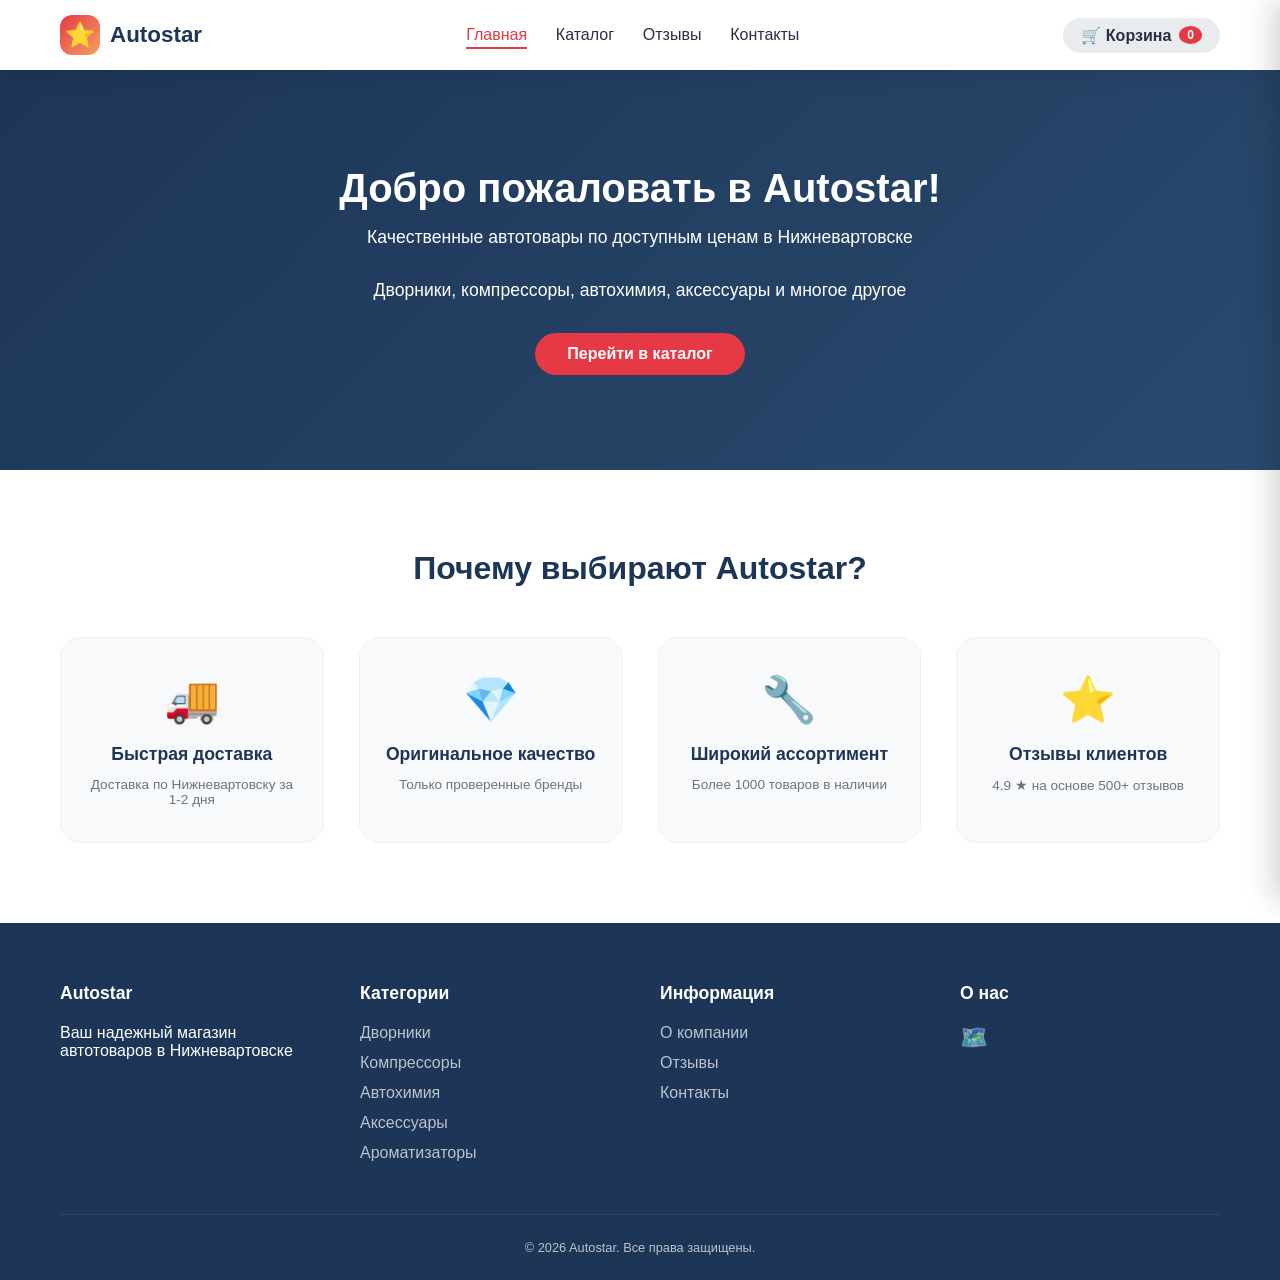
<file: index.html>
<!DOCTYPE html>
<html lang="ru">
<head>
    <meta charset="UTF-8">
    <meta name="viewport" content="width=device-width, initial-scale=1.0">
    <title>Autostar - Главная</title>
    <link rel="stylesheet" href="style.css">
</head>
<body>

<div class="header">
    <div class="header-container">
        <div class="logo">
            <div class="logo-icon">⭐</div>
            <div>
                <h1>Autostar</h1>
            </div>
        </div>
        <nav class="nav">
            <a href="index.html" class="active">Главная</a>
            <a href="catalog.html">Каталог</a>
            <a href="reviews.html">Отзывы</a>
            <a href="contacts.html">Контакты</a>
        </nav>
        <div class="cart-icon" id="cart-icon-btn">
            🛒 Корзина
            <span id="cart-count">0</span>
        </div>
    </div>
</div>

<section class="hero">
    <div class="hero-content">
        <h1>Добро пожаловать в Autostar!</h1>
        <p>Качественные автотовары по доступным ценам в Нижневартовске</p>
        <p class="hero-slogan">Дворники, компрессоры, автохимия, аксессуары и многое другое</p>
        <button class="btn-primary" onclick="location.href='catalog.html'">Перейти в каталог</button>
    </div>
</section>

<section class="advantages">
    <div class="container">
        <h2>Почему выбирают Autostar?</h2>
        <div class="advantages-grid">
            <div class="advantage-card">
                <div class="advantage-icon">🚚</div>
                <h3>Быстрая доставка</h3>
                <p>Доставка по Нижневартовску за 1-2 дня</p>
            </div>
            <div class="advantage-card">
                <div class="advantage-icon">💎</div>
                <h3>Оригинальное качество</h3>
                <p>Только проверенные бренды</p>
            </div>
            <div class="advantage-card">
                <div class="advantage-icon">🔧</div>
                <h3>Широкий ассортимент</h3>
                <p>Более 1000 товаров в наличии</p>
            </div>
            <div class="advantage-card">
                <div class="advantage-icon">⭐</div>
                <h3>Отзывы клиентов</h3>
                <p>4.9 ★ на основе 500+ отзывов</p>
            </div>
        </div>
    </div>
</section>

<!-- КОРЗИНА -->
<div class="cart-overlay" id="cart-overlay"></div>
<div class="cart-sidebar" id="cart-sidebar">
    <div class="cart-header">
        <h2>🛍️ Корзина</h2>
        <button class="close-cart" id="close-cart">&times;</button>
    </div>
    <div id="cart-items-list" class="cart-items">Корзина пуста</div>
    <div class="cart-footer">
        <div class="total">Итого: <span id="cart-total">0</span> ₽</div>
        <button id="clear-cart-btn" class="btn-secondary">Очистить</button>
        <button id="checkout-btn" class="btn-primary">Оформить заказ</button>
    </div>
</div>

<!-- ПОДВАЛ -->
<footer class="footer">
    <div class="container">
        <div class="footer-grid">
            <div class="footer-col">
                <h3>Autostar</h3>
                <p>Ваш надежный магазин автотоваров в Нижневартовске</p>
            </div>
            <div class="footer-col">
                <h3>Категории</h3>
                <ul>
                    <li><a href="catalog.html?cat=дворники">Дворники</a></li>
                    <li><a href="catalog.html?cat=компрессоры">Компрессоры</a></li>
                    <li><a href="catalog.html?cat=автохимия">Автохимия</a></li>
                    <li><a href="catalog.html?cat=аксессуары">Аксессуары</a></li>
                    <li><a href="catalog.html?cat=пахучки">Ароматизаторы</a></li>
                </ul>
            </div>
            <div class="footer-col">
                <h3>Информация</h3>
                <ul>
                    <li><a href="index.html">О компании</a></li>
                    <li><a href="reviews.html">Отзывы</a></li>
                    <li><a href="contacts.html">Контакты</a></li>
                </ul>
            </div>
            <div class="footer-col">
                <h3>О нас</h3>
                <div class="social-links">
                    <a href="https://2gis.ru/nizhnevartovsk/firm/70000001039962874" target="_blank">🗺️</a>
                </div>
            </div>
        </div>
        <div class="copyright">
            <p>&copy; 2026 Autostar. Все права защищены.</p>
        </div>
    </div>
</footer>

<script src="script.js"></script>
</body>
</html>
</file>
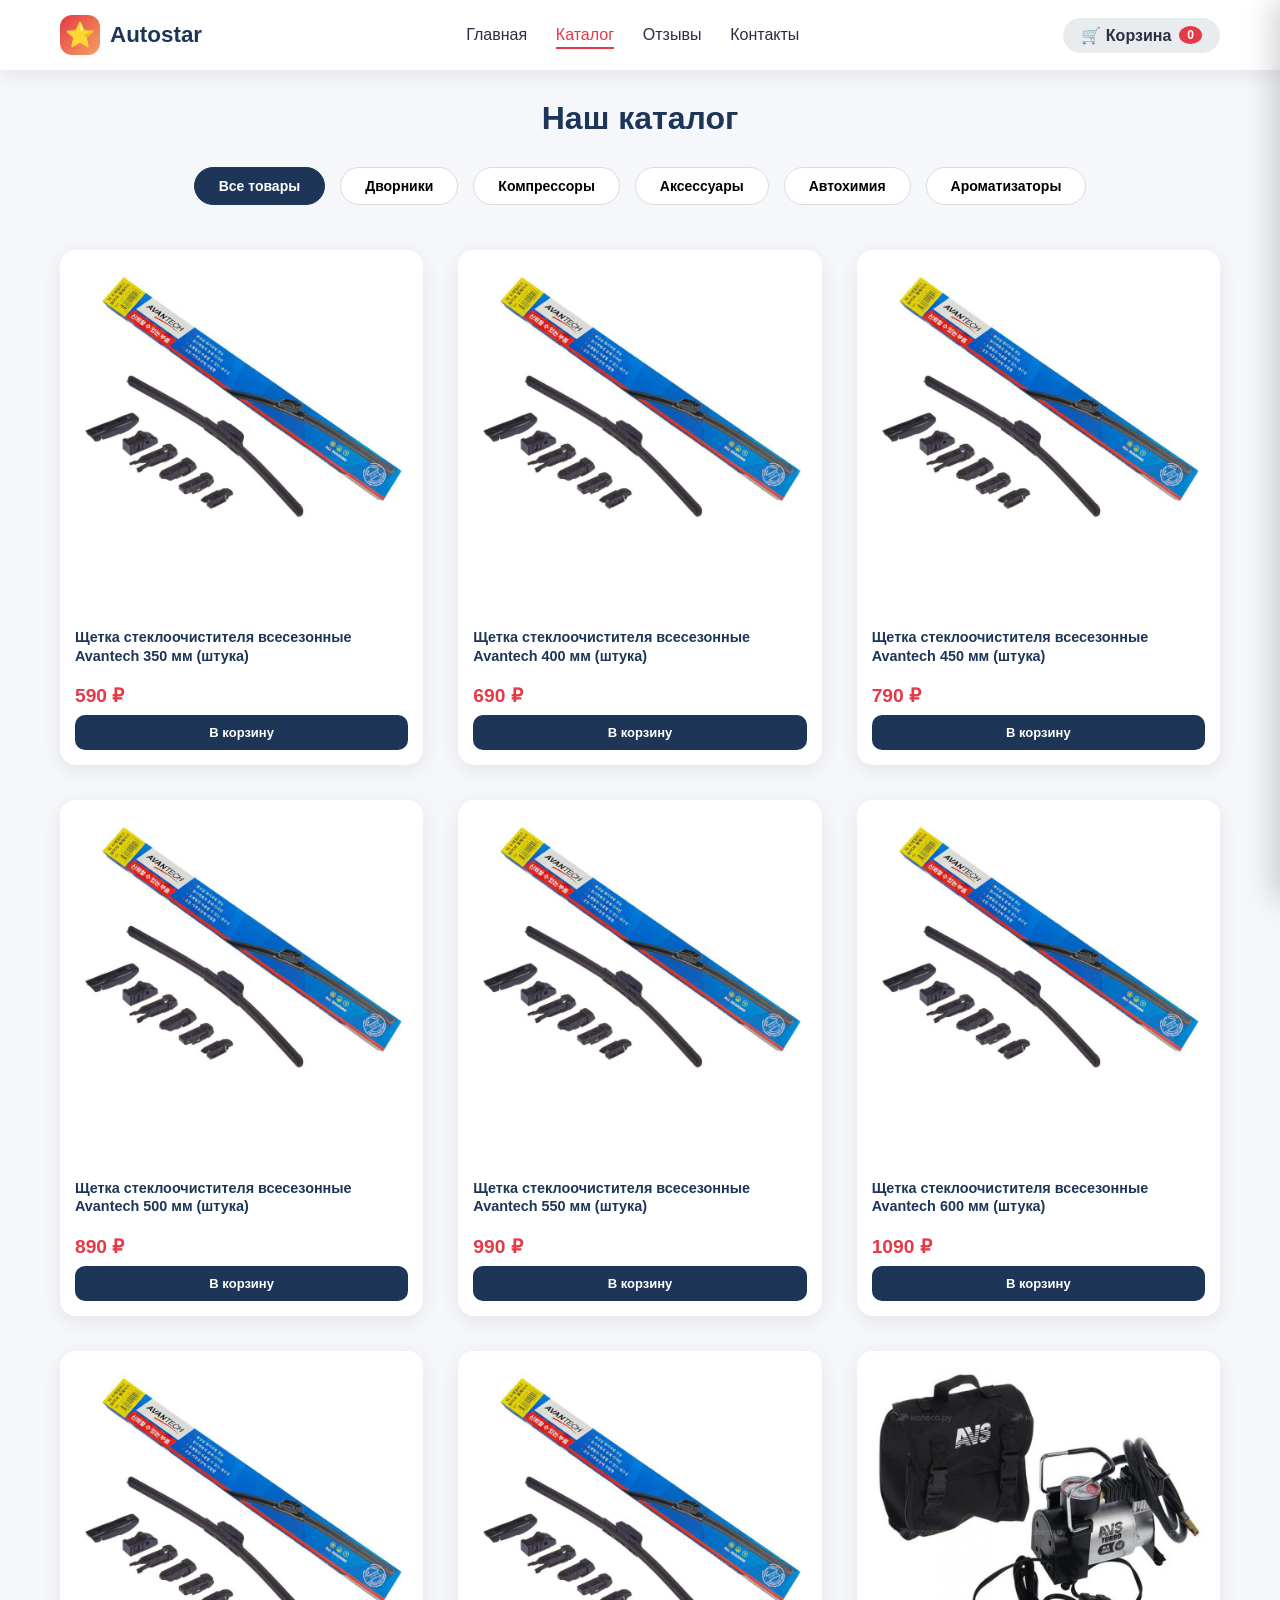
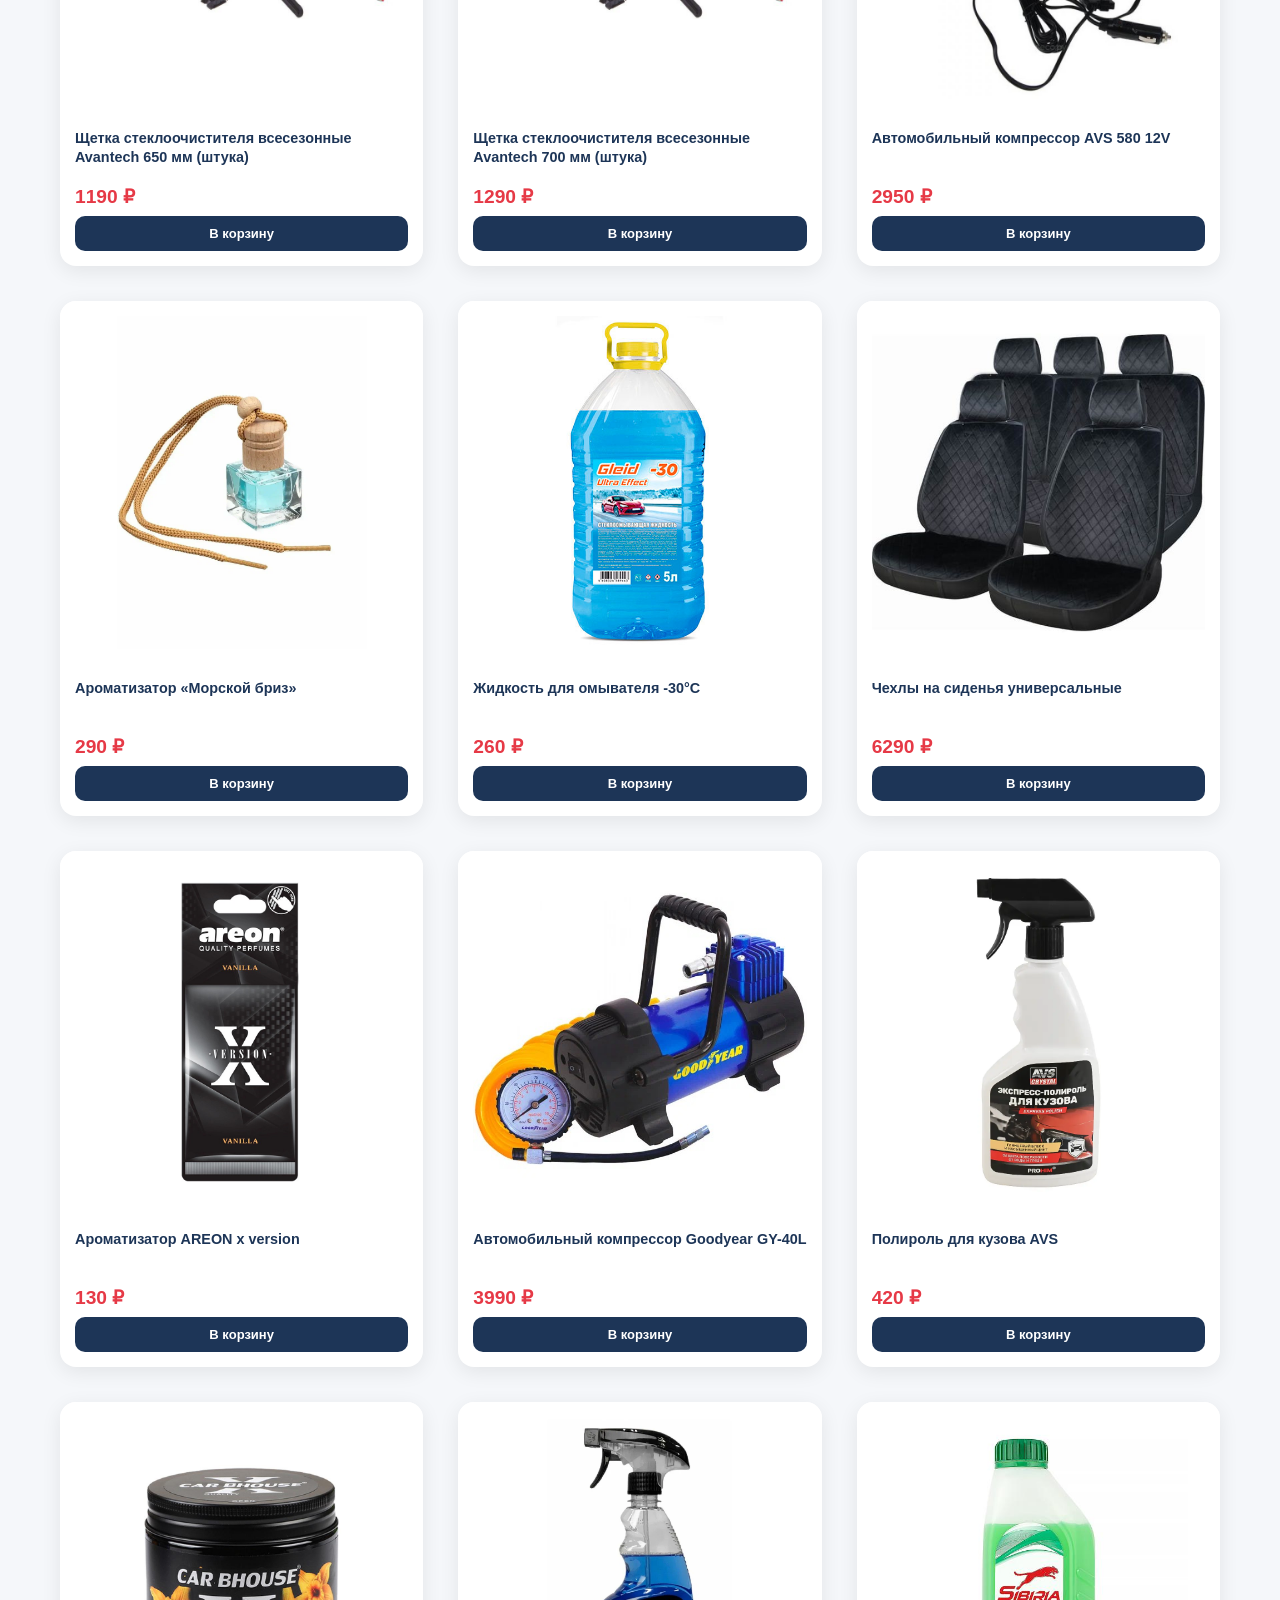
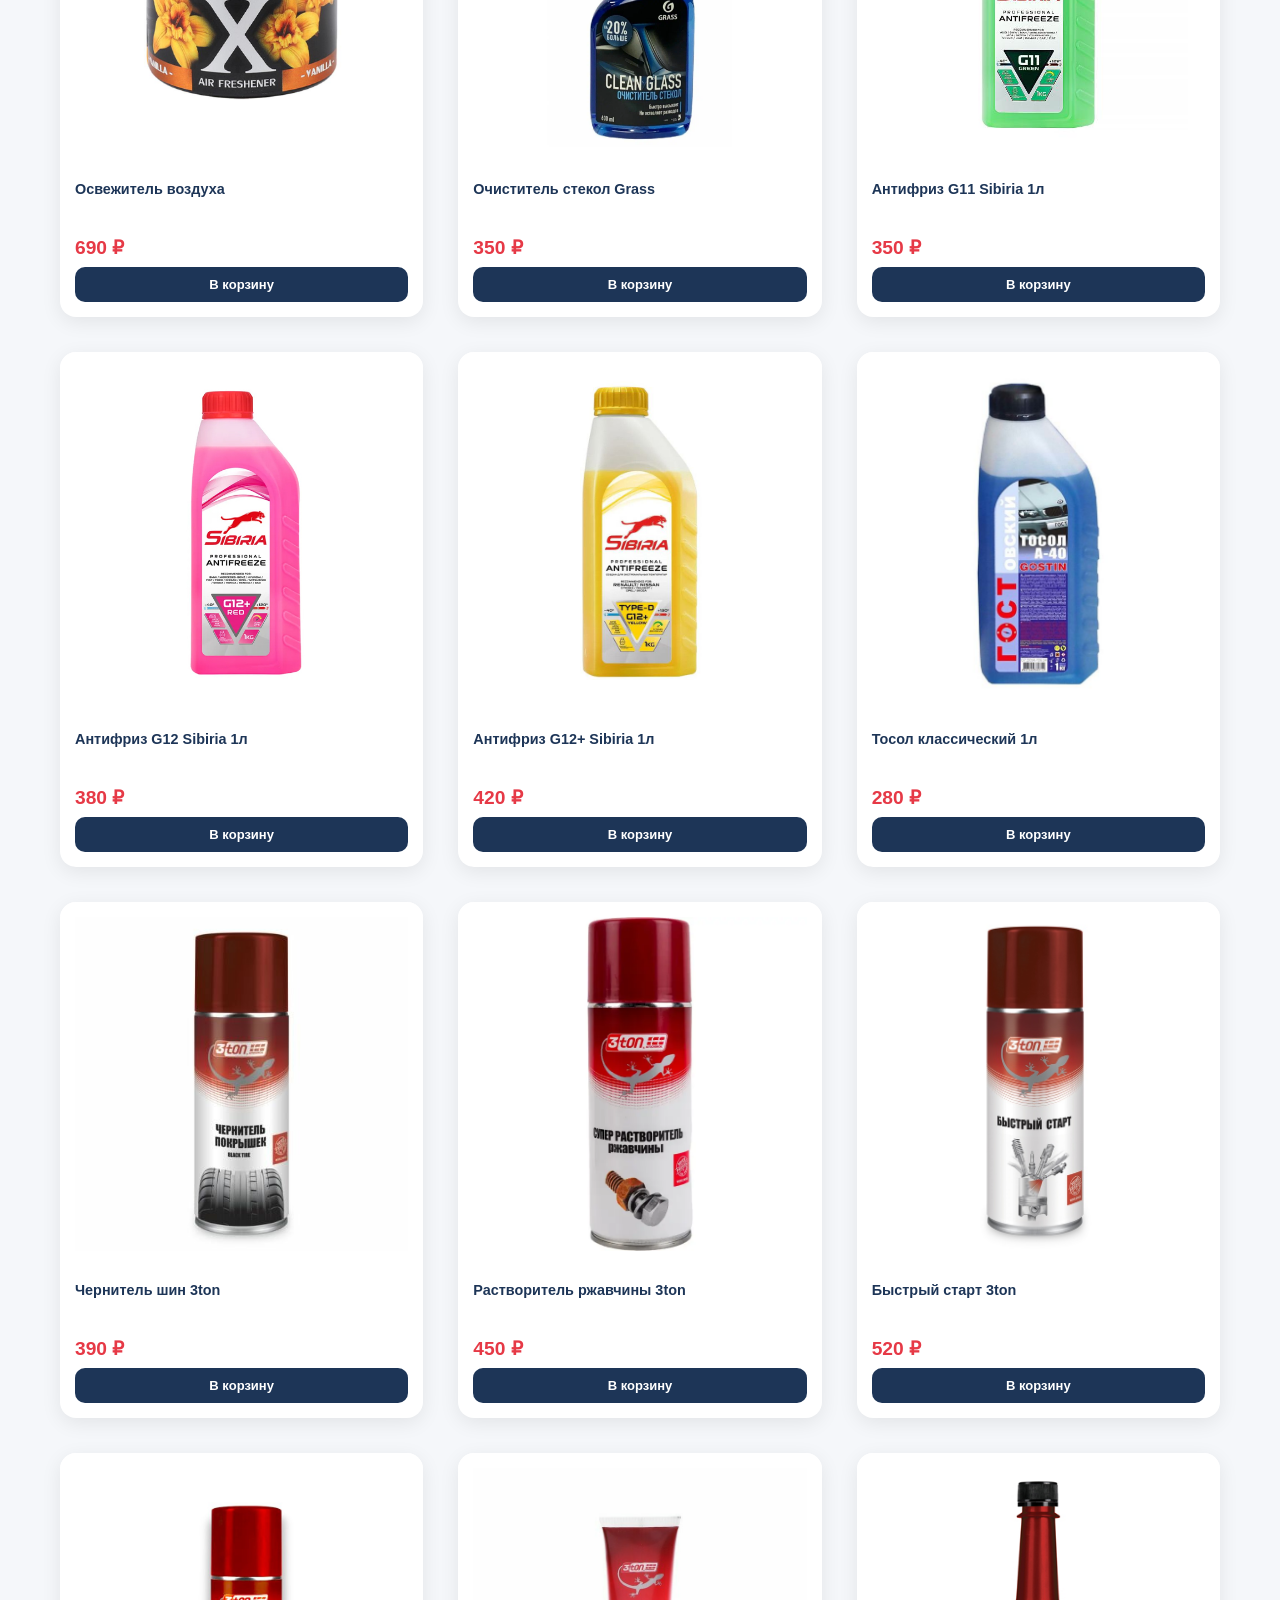
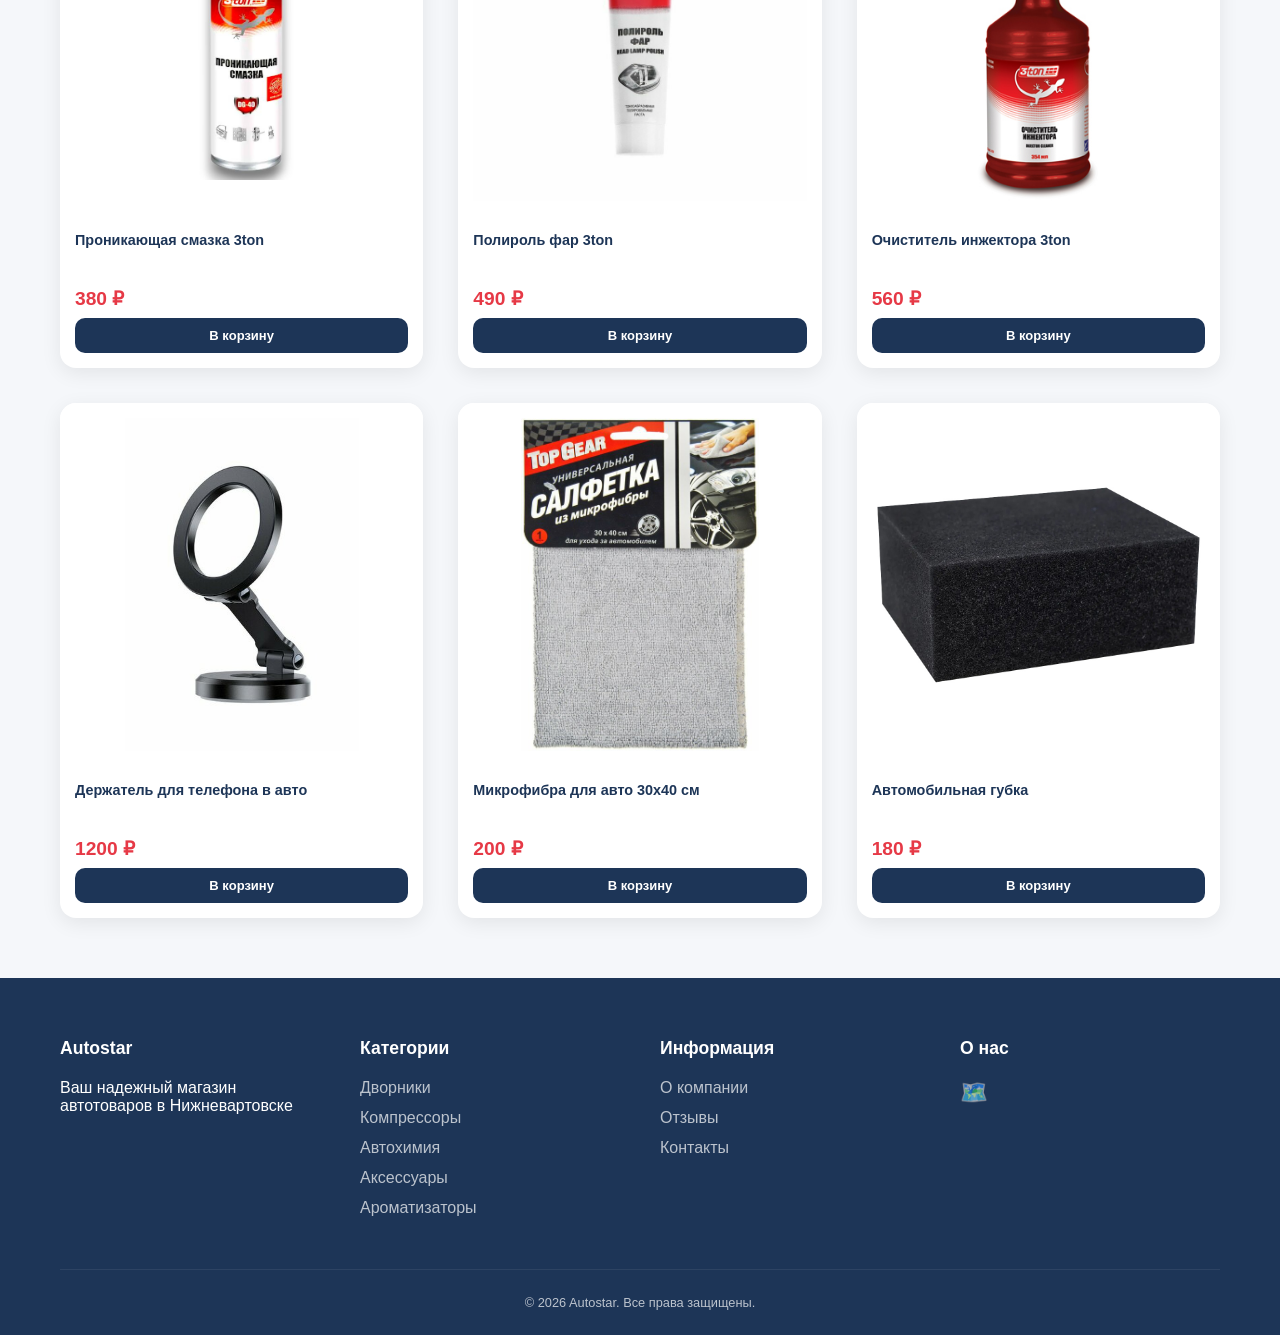
<file: catalog.html>
<!DOCTYPE html>
<html lang="ru">
<head>
    <meta charset="UTF-8">
    <meta name="viewport" content="width=device-width, initial-scale=1.0">
    <title>Autostar - Каталог</title>
    <link rel="stylesheet" href="style.css">
</head>
<body>

<div class="header">
    <div class="header-container">
        <div class="logo">
            <div class="logo-icon">⭐</div>
            <div>
                <h1>Autostar</h1>
            </div>
        </div>
        <nav class="nav">
            <a href="index.html">Главная</a>
            <a href="catalog.html" class="active">Каталог</a>
            <a href="reviews.html">Отзывы</a>
            <a href="contacts.html">Контакты</a>
        </nav>
        <div class="cart-icon" id="cart-icon-btn">
            🛒 Корзина
            <span id="cart-count">0</span>
        </div>
    </div>
</div>

<section class="catalog-section">
    <div class="container">
        <h2>Наш каталог</h2>
        <div class="catalog-filters" id="catalog-filters">
            <button class="filter-btn active" data-filter="all">Все товары</button>
            <button class="filter-btn" data-filter="дворники">Дворники</button>
            <button class="filter-btn" data-filter="компрессоры">Компрессоры</button>
            <button class="filter-btn" data-filter="аксессуары">Аксессуары</button>
            <button class="filter-btn" data-filter="автохимия">Автохимия</button>
            <button class="filter-btn" data-filter="пахучки">Ароматизаторы</button>
        </div>
        <div class="catalog-grid" id="catalog"></div>
    </div>
</section>

<!-- КОРЗИНА -->
<div class="cart-overlay" id="cart-overlay"></div>
<div class="cart-sidebar" id="cart-sidebar">
    <div class="cart-header">
        <h2>🛍️ Корзина</h2>
        <button class="close-cart" id="close-cart">&times;</button>
    </div>
    <div id="cart-items-list" class="cart-items">Корзина пуста</div>
    <div class="cart-footer">
        <div class="total">Итого: <span id="cart-total">0</span> ₽</div>
        <button id="clear-cart-btn" class="btn-secondary">Очистить</button>
        <button id="checkout-btn" class="btn-primary">Оформить заказ</button>
    </div>
</div>

<!-- ПОДВАЛ -->
<footer class="footer">
    <div class="container">
        <div class="footer-grid">
            <div class="footer-col">
                <h3>Autostar</h3>
                <p>Ваш надежный магазин автотоваров в Нижневартовске</p>
            </div>
            <div class="footer-col">
                <h3>Категории</h3>
                <ul>
                    <li><a href="catalog.html?cat=дворники">Дворники</a></li>
                    <li><a href="catalog.html?cat=компрессоры">Компрессоры</a></li>
                    <li><a href="catalog.html?cat=автохимия">Автохимия</a></li>
                    <li><a href="catalog.html?cat=аксессуары">Аксессуары</a></li>
                    <li><a href="catalog.html?cat=пахучки">Ароматизаторы</a></li>
                </ul>
            </div>
            <div class="footer-col">
                <h3>Информация</h3>
                <ul>
                    <li><a href="index.html">О компании</a></li>
                    <li><a href="reviews.html">Отзывы</a></li>
                    <li><a href="contacts.html">Контакты</a></li>
                </ul>
            </div>
            <div class="footer-col">
                <h3>О нас</h3>
                <div class="social-links">
                    <a href="https://2gis.ru/nizhnevartovsk/firm/70000001039962874" target="_blank">🗺️</a>
                </div>
            </div>
        </div>
        <div class="copyright">
            <p>&copy; 2026 Autostar. Все права защищены.</p>
        </div>
    </div>
</footer>

<script src="script.js"></script>
</body>
</html>
</file>
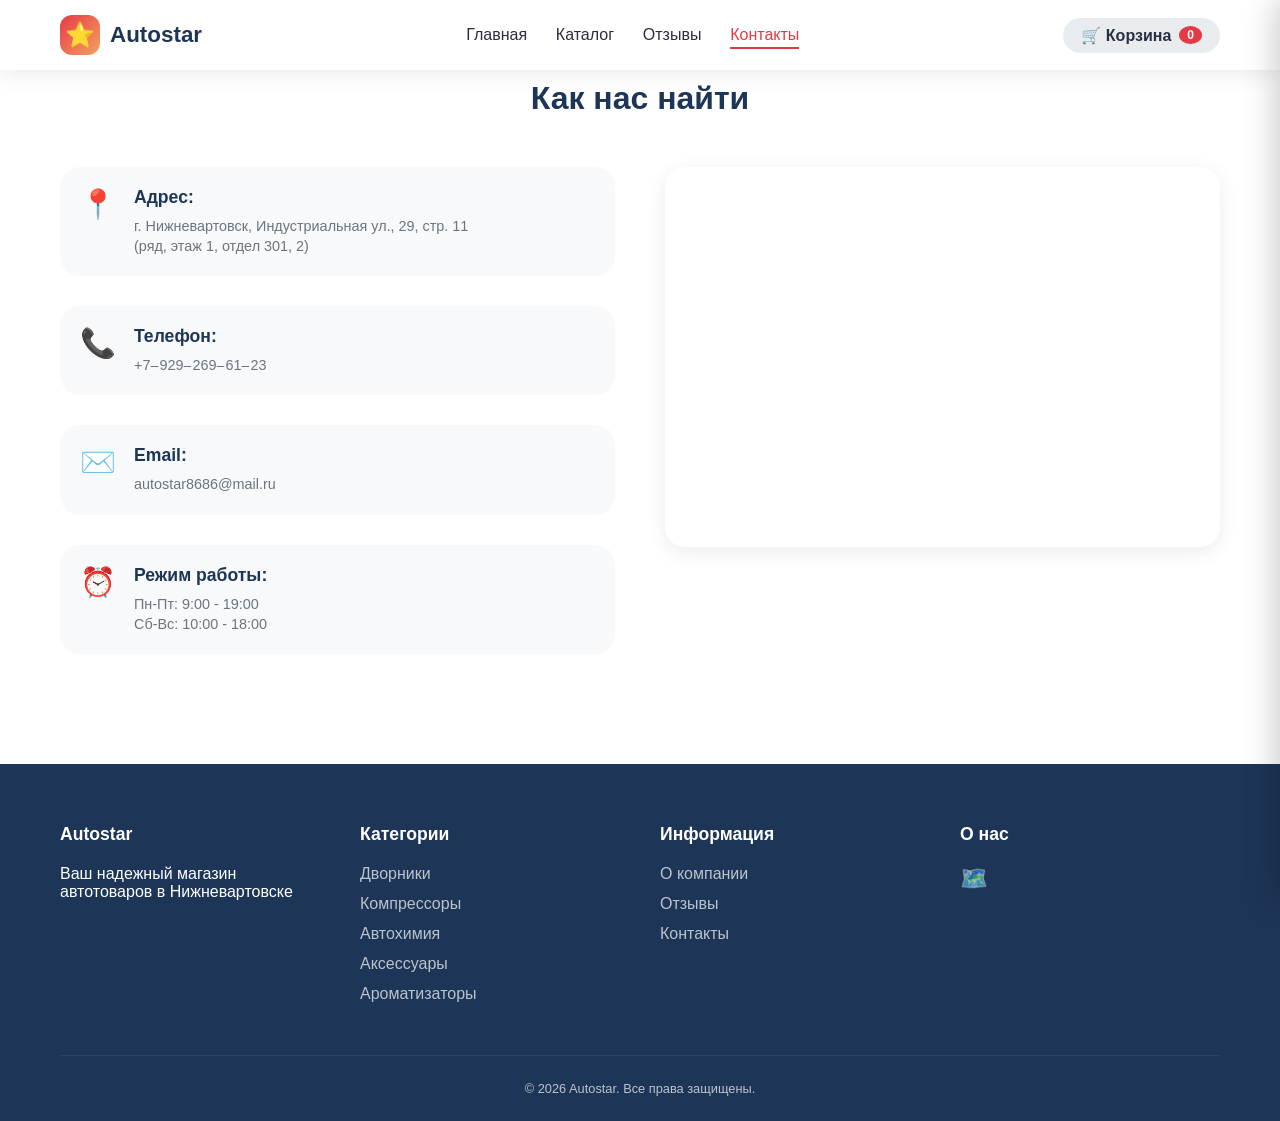
<file: contacts.html>
<!DOCTYPE html>
<html lang="ru">
<head>
    <meta charset="UTF-8">
    <meta name="viewport" content="width=device-width, initial-scale=1.0">
    <title>Autostar - Контакты</title>
    <link rel="stylesheet" href="style.css">
</head>
<body>

<div class="header">
    <div class="header-container">
        <div class="logo">
            <div class="logo-icon">⭐</div>
            <div>
                <h1>Autostar</h1>
            </div>
        </div>
        <nav class="nav">
            <a href="index.html">Главная</a>
            <a href="catalog.html">Каталог</a>
            <a href="reviews.html">Отзывы</a>
            <a href="contacts.html" class="active">Контакты</a>
        </nav>
        <div class="cart-icon" id="cart-icon-btn">
            🛒 Корзина
            <span id="cart-count">0</span>
        </div>
    </div>
</div>

<section class="contacts-section">
    <div class="container">
        <h2>Как нас найти</h2>
        <div class="contacts-grid">
            <div>
                <div class="contact-item">
                    <span class="contact-icon">📍</span>
                    <div>
                        <h3>Адрес:</h3>
                        <p>г. Нижневартовск, Индустриальная ул., 29, стр. 11<br>(ряд, этаж 1, отдел 301, 2)</p>
                    </div>
                </div>
                <div class="contact-item">
                    <span class="contact-icon">📞</span>
                    <div>
                        <h3>Телефон:</h3>
                        <p>+7‒929‒269‒61‒23</p>
                    </div>
                </div>
                <div class="contact-item">
                    <span class="contact-icon">✉️</span>
                    <div>
                        <h3>Email:</h3>
                        <p>autostar8686@mail.ru</p>
                    </div>
                </div>
                <div class="contact-item">
                    <span class="contact-icon">⏰</span>
                    <div>
                        <h3>Режим работы:</h3>
                        <p>Пн-Пт: 9:00 - 19:00<br>Сб-Вс: 10:00 - 18:00</p>
                    </div>
                </div>
            </div>
            <div class="map-container">
                <iframe 
                    src="https://yandex.ru/map-widget/v1/?ll=76.523571,60.934074&z=18&pt=76.523571,60.934074&l=map" 
                    width="100%" 
                    height="100%" 
                    frameborder="0" 
                    allowfullscreen="true" 
                    style="border:0; border-radius:15px;">
                </iframe>
            </div>
        </div>
    </div>
</section>

<!-- КОРЗИНА -->
<div class="cart-overlay" id="cart-overlay"></div>
<div class="cart-sidebar" id="cart-sidebar">
    <div class="cart-header">
        <h2>🛍️ Корзина</h2>
        <button class="close-cart" id="close-cart">&times;</button>
    </div>
    <div id="cart-items-list" class="cart-items">Корзина пуста</div>
    <div class="cart-footer">
        <div class="total">Итого: <span id="cart-total">0</span> ₽</div>
        <button id="clear-cart-btn" class="btn-secondary">Очистить</button>
        <button id="checkout-btn" class="btn-primary">Оформить заказ</button>
    </div>
</div>

<!-- ПОДВАЛ -->
<footer class="footer">
    <div class="container">
        <div class="footer-grid">
            <div class="footer-col">
                <h3>Autostar</h3>
                <p>Ваш надежный магазин автотоваров в Нижневартовске</p>
            </div>
            <div class="footer-col">
                <h3>Категории</h3>
                <ul>
                    <li><a href="catalog.html?cat=дворники">Дворники</a></li>
                    <li><a href="catalog.html?cat=компрессоры">Компрессоры</a></li>
                    <li><a href="catalog.html?cat=автохимия">Автохимия</a></li>
                    <li><a href="catalog.html?cat=аксессуары">Аксессуары</a></li>
                    <li><a href="catalog.html?cat=пахучки">Ароматизаторы</a></li>
                </ul>
            </div>
            <div class="footer-col">
                <h3>Информация</h3>
                <ul>
                    <li><a href="index.html">О компании</a></li>
                    <li><a href="reviews.html">Отзывы</a></li>
                    <li><a href="contacts.html">Контакты</a></li>
                </ul>
            </div>
            <div class="footer-col">
                <h3>О нас</h3>
                <div class="social-links">
                    <a href="https://2gis.ru/nizhnevartovsk/firm/70000001039962874" target="_blank">🗺️</a>
                </div>
            </div>
        </div>
        <div class="copyright">
            <p>&copy; 2026 Autostar. Все права защищены.</p>
        </div>
    </div>
</footer>

<script src="script.js"></script>
</body>
</html>
</file>
<file: style.css>
* {
    margin: 0;
    padding: 0;
    box-sizing: border-box;
}

:root {
    --primary: #e63946;
    --primary-dark: #c1121f;
    --secondary: #1d3557;
    --secondary-light: #2a4a6e;
    --accent: #f4a261;
    --light: #f8f9fa;
    --dark: #2b2d42;
    --gray: #6c757d;
    --gray-light: #e9ecef;
    --success: #2a9d8f;
    --shadow: 0 5px 20px rgba(0,0,0,0.08);
    --shadow-hover: 0 10px 30px rgba(0,0,0,0.12);
}

body {
    font-family: 'Segoe UI', Tahoma, Geneva, Verdana, sans-serif;
    background: #f5f7fa;
    color: var(--dark);
    overflow-x: hidden;
}

/* ФИКС ПЕРЕКРЫТИЯ ШАПКОЙ */
html {
    scroll-padding-top: 80px;
    scroll-behavior: smooth;
}

section[id] {
    scroll-margin-top: 80px;
}

.container {
    max-width: 1200px;
    margin: 0 auto;
    padding: 0 20px;
}

/* ========== ШАПКА ========== */
.header {
    background: white;
    position: fixed;
    width: 100%;
    top: 0;
    z-index: 1000;
    box-shadow: var(--shadow);
}

.header-container {
    max-width: 1200px;
    margin: 0 auto;
    padding: 0 20px;
    display: flex;
    justify-content: space-between;
    align-items: center;
    height: 70px;
}

.logo {
    display: flex;
    align-items: center;
    gap: 10px;
}

.logo-icon {
    font-size: 24px;
    background: linear-gradient(135deg, var(--primary), var(--accent));
    width: 40px;
    height: 40px;
    display: flex;
    align-items: center;
    justify-content: center;
    border-radius: 12px;
}

.logo h1 {
    font-size: 1.4rem;
    font-weight: 700;
    color: var(--secondary);
}

.logo p {
    font-size: 0.65rem;
    color: var(--gray);
}

.nav {
    display: flex;
    gap: 1.8rem;
}

.nav a {
    color: var(--dark);
    text-decoration: none;
    font-weight: 500;
    transition: color 0.3s;
    position: relative;
    padding: 5px 0;
}

.nav a:hover, .nav a.active {
    color: var(--primary);
}

.nav a::after {
    content: '';
    position: absolute;
    bottom: 0;
    left: 0;
    width: 0;
    height: 2px;
    background: var(--primary);
    transition: width 0.3s;
}

.nav a:hover::after, .nav a.active::after {
    width: 100%;
}

.cart-icon {
    background: var(--gray-light);
    padding: 8px 18px;
    border-radius: 30px;
    cursor: pointer;
    transition: all 0.3s;
    font-weight: 600;
    color: var(--dark);
    display: flex;
    align-items: center;
    gap: 8px;
}

.cart-icon:hover {
    background: var(--primary);
    color: white;
}

#cart-count {
    background: var(--primary);
    color: white;
    border-radius: 50%;
    padding: 2px 8px;
    font-size: 12px;
}

/* ========== ГЛАВНЫЙ БАННЕР ========== */
.hero {
    background: linear-gradient(135deg, var(--secondary), var(--secondary-light));
    min-height: 400px;
    display: flex;
    align-items: center;
    justify-content: center;
    text-align: center;
    color: white;
    margin-top: 70px;
    position: relative;
    overflow: hidden;
}

.hero::before {
    content: '';
    position: absolute;
    width: 100%;
    height: 100%;
    background: url('https://images.unsplash.com/photo-1489824904134-891ab64532f1?w=1600');
    background-size: cover;
    opacity: 0.08;
}

.hero-content {
    position: relative;
    z-index: 1;
    padding: 60px 20px;
}

.hero-content h1 {
    font-size: 2.5rem;
    margin-bottom: 1rem;
    animation: fadeInUp 0.6s;
}

.hero-content p {
    font-size: 1.1rem;
    margin-bottom: 2rem;
    opacity: 0.9;
    animation: fadeInUp 0.6s 0.1s both;
}

.hero-slogan {
    font-size: 0.9rem;
    opacity: 0.8;
    margin-bottom: 1.5rem;
}

.btn-primary {
    background: var(--primary);
    color: white;
    padding: 12px 32px;
    border: none;
    border-radius: 40px;
    font-size: 1rem;
    font-weight: 600;
    cursor: pointer;
    transition: all 0.3s;
    display: inline-block;
    text-decoration: none;
}

.btn-primary:hover {
    background: var(--primary-dark);
    transform: translateY(-2px);
    box-shadow: 0 8px 25px rgba(230,57,70,0.3);
}

/* ========== ПРЕИМУЩЕСТВА ========== */
.advantages {
    padding: 80px 0;
    background: white;
}

.advantages h2 {
    text-align: center;
    font-size: 2rem;
    margin-bottom: 50px;
    color: var(--secondary);
}

.advantages-grid {
    display: grid;
    grid-template-columns: repeat(auto-fit, minmax(250px, 1fr));
    gap: 30px;
}

.advantage-card {
    text-align: center;
    padding: 35px 25px;
    background: var(--light);
    border-radius: 20px;
    transition: all 0.3s;
    border: 1px solid #eef2f6;
}

.advantage-card:hover {
    transform: translateY(-8px);
    box-shadow: var(--shadow-hover);
}

.advantage-icon {
    font-size: 2.8rem;
    margin-bottom: 18px;
}

.advantage-card h3 {
    font-size: 1.1rem;
    margin-bottom: 12px;
    color: var(--secondary);
}

.advantage-card p {
    font-size: 0.85rem;
    color: var(--gray);
}

/* ========== КАТАЛОГ ========== */
.catalog-section {
    padding: 80px 0 60px;
    background: #f5f7fa;
}

.catalog-section h2 {
    text-align: center;
    font-size: 2rem;
    margin-bottom: 15px;
    color: var(--secondary);
    padding-top: 20px;
}

.section-subtitle {
    text-align: center;
    color: var(--gray);
    margin-bottom: 40px;
}

.catalog-filters {
    display: flex;
    justify-content: center;
    gap: 15px;
    flex-wrap: wrap;
    margin: 30px 0 45px;
}

.filter-btn {
    padding: 10px 24px;
    border: 1.5px solid #ddd;
    background: white;
    border-radius: 40px;
    cursor: pointer;
    transition: all 0.3s;
    font-weight: 600;
    font-size: 14px;
}

.filter-btn:hover, .filter-btn.active {
    background: var(--secondary);
    color: white;
    border-color: var(--secondary);
}

.catalog-grid {
    display: grid;
    grid-template-columns: repeat(auto-fill, minmax(280px, 1fr));
    gap: 30px;
}

/* ========== КАРТОЧКИ ТОВАРОВ ========== */
.product-card {
    background: white;
    border-radius: 16px;
    overflow: hidden;
    box-shadow: var(--shadow);
    transition: all 0.3s;
    display: flex;
    flex-direction: column;
}

.product-card:hover {
    transform: translateY(-5px);
    box-shadow: var(--shadow-hover);
}

.product-card img {
    width: 100%;
    height: auto;
    aspect-ratio: 1 / 1;
    object-fit: contain;
    background: linear-gradient(135deg, #ffffff, #ffffff);
    padding: 15px;
    transition: all 0.3s;
}

.product-info {
    padding: 15px;
    flex: 1;
    display: flex;
    flex-direction: column;
}

.product-card h3 {
    font-size: 0.9rem;
    margin-bottom: 8px;
    color: var(--secondary);
    line-height: 1.3;
    min-height: 40px;
}

.product-price {
    font-size: 1.2rem;
    color: var(--primary);
    font-weight: bold;
    margin: 8px 0;
}

.product-card button {
    width: 100%;
    padding: 10px;
    background: var(--secondary);
    color: white;
    border: none;
    border-radius: 10px;
    cursor: pointer;
    transition: all 0.3s;
    font-weight: 600;
    font-size: 13px;
    margin-top: auto;
}

.product-card button:hover {
    background: var(--primary);
}

/* Адаптив для планшетов */
@media (max-width: 768px) {
    .product-card img {
        padding: 12px;
    }
    
    .product-card h3 {
        font-size: 0.85rem;
        min-height: 35px;
    }
    
    .product-price {
        font-size: 1.1rem;
    }
}

/* Адаптив для телефонов */
@media (max-width: 576px) {
    .product-card img {
        padding: 20px;
    }
    
    .product-card h3 {
        font-size: 0.9rem;
        min-height: auto;
    }
}

/* ========== КОРЗИНА ========== */
.cart-overlay {
    position: fixed;
    top: 0;
    left: 0;
    width: 100%;
    height: 100%;
    background: rgba(0,0,0,0.5);
    z-index: 1001;
    display: none;
}

.cart-sidebar {
    position: fixed;
    right: -400px;
    top: 0;
    width: 400px;
    height: 100%;
    background: white;
    z-index: 1002;
    box-shadow: -5px 0 30px rgba(0,0,0,0.2);
    transition: right 0.3s;
    display: flex;
    flex-direction: column;
}

.cart-sidebar.open {
    right: 0;
}

.cart-header {
    padding: 20px 25px;
    background: var(--secondary);
    color: white;
    display: flex;
    justify-content: space-between;
    align-items: center;
}

.cart-header h2 {
    font-size: 1.3rem;
}

.close-cart {
    background: none;
    border: none;
    color: white;
    font-size: 2rem;
    cursor: pointer;
    line-height: 1;
}

.cart-items {
    flex: 1;
    overflow-y: auto;
    padding: 20px;
}

.cart-item {
    display: flex;
    justify-content: space-between;
    margin-bottom: 15px;
    padding: 15px;
    background: var(--light);
    border-radius: 12px;
}

.cart-footer {
    padding: 20px 25px;
    border-top: 1px solid #ddd;
    background: white;
}

.total {
    font-size: 1.3rem;
    font-weight: bold;
    margin-bottom: 18px;
    text-align: right;
}

.btn-secondary {
    background: var(--gray);
    color: white;
    padding: 12px;
    border: none;
    border-radius: 12px;
    cursor: pointer;
    width: 100%;
    margin-bottom: 12px;
    font-weight: 600;
    font-size: 14px;
}

.btn-secondary:hover {
    background: #5a6268;
}

/* ========== КОНТАКТЫ ========== */
.contacts-section {
    padding: 80px 0;
    background: white;
}

.contacts-section h2 {
    text-align: center;
    font-size: 2rem;
    margin-bottom: 50px;
    color: var(--secondary);
}

.contacts-grid {
    display: grid;
    grid-template-columns: 1fr 1fr;
    gap: 50px;
}

.contact-item {
    display: flex;
    gap: 18px;
    margin-bottom: 30px;
    align-items: flex-start;
    padding: 20px;
    background: var(--light);
    border-radius: 20px;
    transition: all 0.3s;
}

.contact-item:hover {
    transform: translateX(8px);
    box-shadow: var(--shadow);
}

.contact-icon {
    font-size: 1.8rem;
}

.contact-item h3 {
    color: var(--secondary);
    margin-bottom: 8px;
    font-size: 1.1rem;
}

.contact-item p {
    color: var(--gray);
    font-size: 0.9rem;
    line-height: 1.4;
}

.map-container {
    height: 380px;
    border-radius: 20px;
    overflow: hidden;
    box-shadow: var(--shadow);
}

/* ========== ПОДВАЛ ========== */
.footer {
    background: var(--secondary);
    color: white;
    padding: 60px 0 25px;
}

.footer-grid {
    display: grid;
    grid-template-columns: repeat(auto-fit, minmax(220px, 1fr));
    gap: 40px;
    margin-bottom: 40px;
}

.footer-col h3 {
    margin-bottom: 20px;
    font-size: 1.1rem;
}

.footer-col ul {
    list-style: none;
}

.footer-col ul li {
    margin-bottom: 12px;
}

.footer-col a {
    color: white;
    text-decoration: none;
    opacity: 0.7;
    transition: opacity 0.3s;
}

.footer-col a:hover {
    opacity: 1;
}

.social-links {
    display: flex;
    gap: 15px;
}

.social-links a {
    font-size: 1.4rem;
}

.copyright {
    text-align: center;
    padding-top: 25px;
    border-top: 1px solid rgba(255,255,255,0.1);
    font-size: 0.8rem;
    opacity: 0.7;
}

@keyframes fadeInUp {
    from {
        opacity: 0;
        transform: translateY(30px);
    }
    to {
        opacity: 1;
        transform: translateY(0);
    }
}

/* ========== АДАПТИВ ========== */
@media (max-width: 992px) {
    .catalog-grid {
        grid-template-columns: repeat(2, 1fr);
        gap: 25px;
    }
    
    .hero-content h1 {
        font-size: 2rem;
    }
    
    .hero-content {
        padding: 50px 20px;
    }
    
    .advantages {
        padding: 60px 0;
    }
    
    .contacts-grid {
        gap: 35px;
    }
}

@media (max-width: 768px) {
    .header-container {
        height: auto;
        flex-wrap: wrap;
        gap: 12px;
        padding: 12px 20px;
    }
    
    .logo {
        flex: 1;
    }
    
    .logo h1 {
        font-size: 1.2rem;
    }
    
    .logo p {
        font-size: 0.6rem;
    }
    
    .logo-icon {
        width: 35px;
        height: 35px;
        font-size: 20px;
    }
    
    .nav {
        order: 3;
        width: 100%;
        justify-content: center;
        gap: 20px;
        flex-wrap: wrap;
        padding-top: 12px;
        border-top: 1px solid #eef2f6;
    }
    
    .nav a {
        font-size: 13px;
    }
    
    .hero {
        margin-top: 110px;
        min-height: 350px;
    }
    
    .hero-content {
        padding: 40px 20px;
    }
    
    .hero-content h1 {
        font-size: 1.6rem;
    }
    
    .hero-content p {
        font-size: 0.9rem;
    }
    
    .advantages h2, .catalog-section h2, .contacts-section h2 {
        font-size: 1.6rem;
        margin-bottom: 30px;
    }
    
    .advantages {
        padding: 50px 0;
    }
    
    .advantages-grid {
        grid-template-columns: repeat(2, 1fr);
        gap: 15px;
    }
    
    .advantage-card {
        padding: 20px 15px;
    }
    
    .advantage-icon {
        font-size: 2rem;
    }
    
    .advantage-card h3 {
        font-size: 0.9rem;
    }
    
    .catalog-section {
        padding: 50px 0 40px;
    }
    
    .catalog-section h2 {
        padding-top: 0;
    }
    
    .catalog-filters {
        gap: 10px;
        margin: 20px 0 35px;
    }
    
    .filter-btn {
        padding: 6px 16px;
        font-size: 12px;
    }
    
    .catalog-grid {
        gap: 20px;
    }
    
    .product-card img {
        height: 170px;
        padding: 15px;
    }
    
    .product-info {
        padding: 14px;
    }
    
    .product-card h3 {
        font-size: 0.9rem;
        min-height: auto;
    }
    
    .product-price {
        font-size: 1.2rem;
    }
    
    .contacts-section {
        padding: 50px 0;
    }
    
    .contacts-grid {
        grid-template-columns: 1fr;
        gap: 30px;
    }
    
    .contact-item {
        padding: 15px;
    }
    
    .map-container {
        height: 280px;
    }
    
    .cart-sidebar {
        width: 340px;
        right: -340px;
    }
    
    .footer {
        padding: 40px 0 20px;
    }
    
    .footer-grid {
        gap: 30px;
    }
    
    html {
        scroll-padding-top: 120px;
    }
    
    section[id] {
        scroll-margin-top: 120px;
    }
}

@media (max-width: 576px) {
    .advantages-grid {
        grid-template-columns: 1fr;
        gap: 15px;
    }
    
    .catalog-grid {
        grid-template-columns: 1fr;
        gap: 20px;
    }
    
    .hero-content h1 {
        font-size: 1.4rem;
    }
    
    .hero-content p {
        font-size: 0.85rem;
    }
    
    .hero-slogan {
        font-size: 0.8rem;
    }
    
    .btn-primary {
        padding: 10px 24px;
        font-size: 0.9rem;
    }
    
    .nav {
        gap: 12px;
    }
    
    .nav a {
        font-size: 11px;
    }
    
    .cart-icon {
        padding: 5px 12px;
        font-size: 12px;
    }
    
    .logo h1 {
        font-size: 1rem;
    }
    
    .logo-icon {
        width: 30px;
        height: 30px;
        font-size: 16px;
    }
    
    .catalog-filters {
        gap: 8px;
    }
    
    .filter-btn {
        padding: 5px 12px;
        font-size: 11px;
    }
    
    .product-card img {
        height: 200px;
        padding: 20px;
    }
    
    .product-card h3 {
        font-size: 0.95rem;
    }
    
    .product-price {
        font-size: 1.2rem;
    }
    
    .footer-grid {
        grid-template-columns: 1fr;
        text-align: center;
    }
    
    .social-links {
        justify-content: center;
    }
    
    .cart-sidebar {
        width: 100%;
        right: -100%;
    }
    
    html {
        scroll-padding-top: 150px;
    }
    
    section[id] {
        scroll-margin-top: 150px;
    }
}

@media (max-width: 380px) {
    .header-container {
        flex-direction: column;
    }
    
    .nav {
        order: 2;
    }
    
    .cart-icon {
        order: 3;
    }
    
    .hero {
        margin-top: 160px;
    }
    
    .product-card img {
        height: 180px;
        padding: 15px;
    }
}

/* ========== ДОПОЛНИТЕЛЬНЫЕ ФИКСЫ ДЛЯ ПК ========== */
@media (min-width: 1200px) {
    .catalog-grid {
        gap: 35px;
    }
    
    .advantages-grid {
        gap: 35px;
    }
}
</file>
